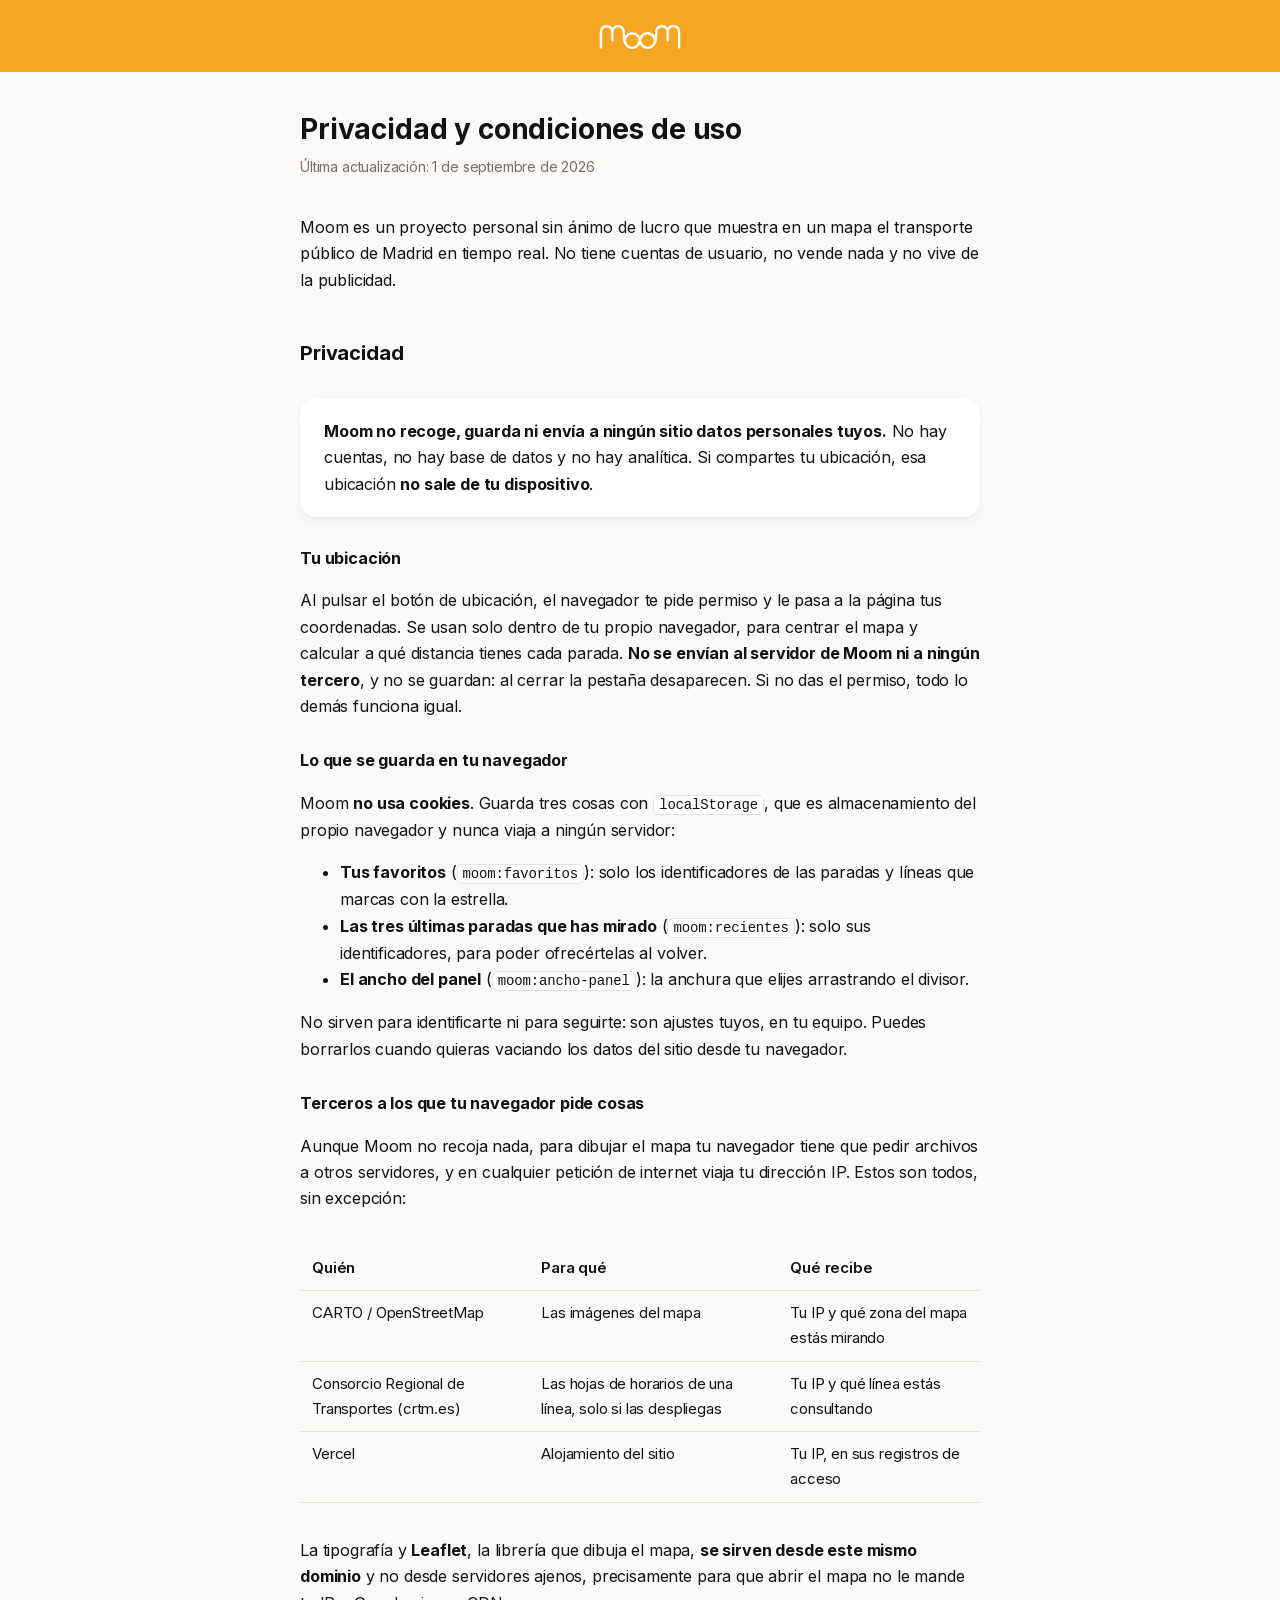
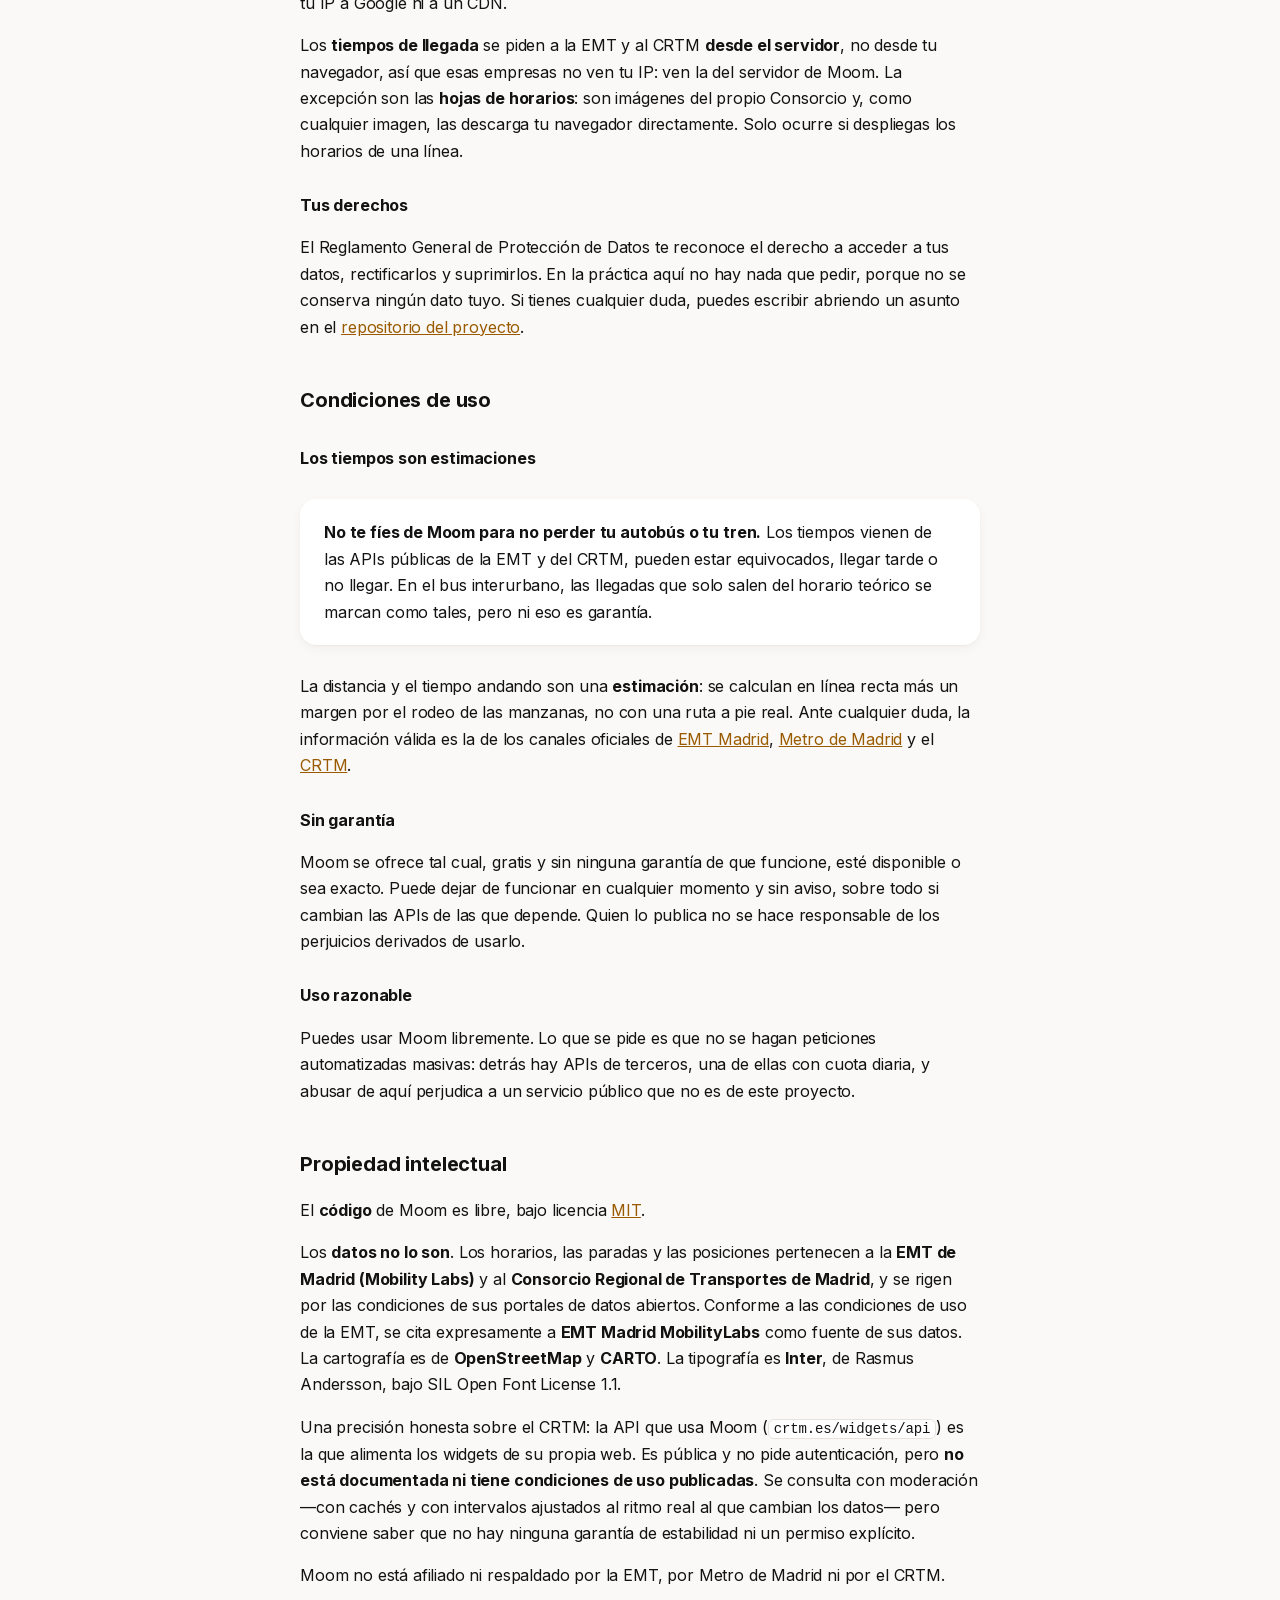
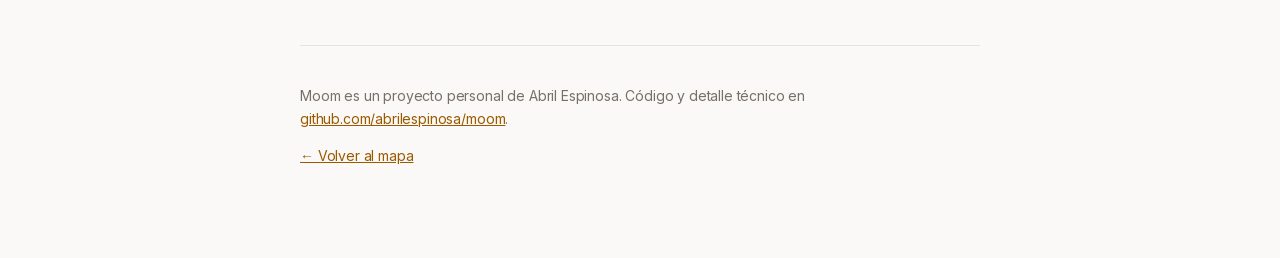
<file: frontend/privacidad.html>
<!DOCTYPE html>
<html lang="es">
<head>
  <meta charset="UTF-8" />
  <meta name="viewport" content="width=device-width, initial-scale=1" />

  <title>Privacidad y condiciones de uso — Moom</title>

  <link rel="stylesheet" href="tipografia.css" />
  <link rel="icon" type="image/svg+xml" href="assets/favicon.svg" />
  <link rel="icon" type="image/png" sizes="64x64" href="assets/favicon.png" />

  <!--
    Esta página no carga style.css a propósito. Ese archivo maqueta el body
    como un grid de panel + mapa y da por hecho que existe un mapa de Leaflet;
    aquí no hay ni una cosa ni la otra. Se repiten abajo los pocos colores que
    hacen falta, tomados de las variables de style.css, para que las dos
    páginas se parezcan sin que esta arrastre 34 KB que no usa.

    Si algún día cambia la paleta de marca, hay que tocarla en los dos sitios.
  -->
  <style>
    :root {
      --acento: #f5a623;
      --acento-texto: #9a5b00;
      --superficie: #ffffff;
      --fondo: #faf9f7;
      --borde: #e6e3de;
      --texto: #121212;
      --texto-suave: #767068;
      --sombra-sutil: 0 1px 2px rgba(18, 18, 18, 0.04),
        0 4px 12px rgba(18, 18, 18, 0.04);
    }

    body {
      margin: 0;
      padding: 0 20px 80px;
      background: var(--fondo);
      color: var(--texto);
      font-family: "Inter", -apple-system, "Segoe UI", Roboto, Arial, sans-serif;
      font-size: 16px;
      line-height: 1.65;
      letter-spacing: -0.01em;
      -webkit-font-smoothing: antialiased;
    }

    /* Medida de lectura: por encima de unos 70 caracteres por línea el ojo
       pierde el renglón al volver al margen izquierdo. */
    main {
      max-width: 680px;
      margin: 0 auto;
    }

    header {
      background: var(--acento);
      margin: 0 -20px 40px;
      padding: 22px 20px;
      text-align: center;
    }

    header img {
      height: 26px;
      vertical-align: middle;
    }

    h1 {
      font-size: 28px;
      line-height: 1.25;
      margin: 0 0 8px;
    }

    h2 {
      font-size: 20px;
      margin: 44px 0 12px;
    }

    h3 {
      font-size: 16px;
      margin: 28px 0 8px;
    }

    .actualizado {
      color: var(--texto-suave);
      font-size: 14px;
      margin: 0 0 36px;
    }

    /* Lo importante de toda la página, y por eso es lo único destacado. */
    .destacado {
      background: var(--superficie);
      border-radius: 16px;
      padding: 20px 24px;
      box-shadow: var(--sombra-sutil);
      margin: 28px 0;
    }

    table {
      width: 100%;
      border-collapse: collapse;
      margin: 18px 0;
      font-size: 15px;
    }

    /* La tabla de terceros no cabe en un móvil estrecho, así que se desplaza
       ella sola en vez de ensanchar la página entera. */
    .tabla-scroll {
      overflow-x: auto;
    }

    th,
    td {
      text-align: left;
      padding: 10px 12px;
      border-bottom: 1px solid var(--borde);
      vertical-align: top;
    }

    th {
      font-weight: 600;
      white-space: nowrap;
    }

    a {
      color: var(--acento-texto);
    }

    footer {
      margin-top: 56px;
      padding-top: 24px;
      border-top: 1px solid var(--borde);
      color: var(--texto-suave);
      font-size: 14px;
    }

    code {
      background: var(--superficie);
      border: 1px solid var(--borde);
      border-radius: 6px;
      padding: 1px 5px;
      font-size: 14px;
    }
  </style>
</head>

<body>
  <header>
    <a href="index.html"><img src="assets/logo.svg" alt="Moom" /></a>
  </header>

  <main>
    <h1>Privacidad y condiciones de uso</h1>
    <p class="actualizado">Última actualización: 1 de septiembre de 2026</p>

    <p>
      Moom es un proyecto personal sin ánimo de lucro que muestra en un mapa el
      transporte público de Madrid en tiempo real. No tiene cuentas de usuario,
      no vende nada y no vive de la publicidad.
    </p>

    <h2>Privacidad</h2>

    <div class="destacado">
      <p style="margin: 0">
        <strong>Moom no recoge, guarda ni envía a ningún sitio datos personales
        tuyos.</strong> No hay cuentas, no hay base de datos y no hay analítica.
        Si compartes tu ubicación, esa ubicación
        <strong>no sale de tu dispositivo</strong>.
      </p>
    </div>

    <h3>Tu ubicación</h3>
    <p>
      Al pulsar el botón de ubicación, el navegador te pide permiso y le pasa a
      la página tus coordenadas. Se usan solo dentro de tu propio navegador,
      para centrar el mapa y calcular a qué distancia tienes cada parada.
      <strong>No se envían al servidor de Moom ni a ningún tercero</strong>, y
      no se guardan: al cerrar la pestaña desaparecen. Si no das el permiso,
      todo lo demás funciona igual.
    </p>

    <h3>Lo que se guarda en tu navegador</h3>
    <p>
      Moom <strong>no usa cookies</strong>. Guarda tres cosas con
      <code>localStorage</code>, que es almacenamiento del propio navegador y
      nunca viaja a ningún servidor:
    </p>
    <ul>
      <li>
        <strong>Tus favoritos</strong> (<code>moom:favoritos</code>): solo los
        identificadores de las paradas y líneas que marcas con la estrella.
      </li>
      <li>
        <strong>Las tres últimas paradas que has mirado</strong>
        (<code>moom:recientes</code>): solo sus identificadores, para poder
        ofrecértelas al volver.
      </li>
      <li>
        <strong>El ancho del panel</strong> (<code>moom:ancho-panel</code>): la
        anchura que elijes arrastrando el divisor.
      </li>
    </ul>
    <p>
      No sirven para identificarte ni para seguirte: son ajustes tuyos, en tu
      equipo. Puedes borrarlos cuando quieras vaciando los datos del sitio
      desde tu navegador.
    </p>

    <h3>Terceros a los que tu navegador pide cosas</h3>
    <p>
      Aunque Moom no recoja nada, para dibujar el mapa tu navegador tiene que
      pedir archivos a otros servidores, y en cualquier petición de internet
      viaja tu dirección IP. Estos son todos, sin excepción:
    </p>

    <div class="tabla-scroll">
      <table>
        <thead>
          <tr>
            <th>Quién</th>
            <th>Para qué</th>
            <th>Qué recibe</th>
          </tr>
        </thead>
        <tbody>
          <tr>
            <td>CARTO / OpenStreetMap</td>
            <td>Las imágenes del mapa</td>
            <td>Tu IP y qué zona del mapa estás mirando</td>
          </tr>
          <tr>
            <td>Consorcio Regional de Transportes (crtm.es)</td>
            <td>Las hojas de horarios de una línea, solo si las despliegas</td>
            <td>Tu IP y qué línea estás consultando</td>
          </tr>
          <tr>
            <td>Vercel</td>
            <td>Alojamiento del sitio</td>
            <td>Tu IP, en sus registros de acceso</td>
          </tr>
        </tbody>
      </table>
    </div>

    <p>
      La tipografía y <strong>Leaflet</strong>, la librería que dibuja el mapa,
      <strong>se sirven desde este mismo dominio</strong> y no desde servidores
      ajenos, precisamente para que abrir el mapa no le mande tu IP a Google ni
      a un CDN.
    </p>
    <p>
      Los <strong>tiempos de llegada</strong> se piden a la EMT y al CRTM
      <strong>desde el servidor</strong>, no desde tu navegador, así que esas
      empresas no ven tu IP: ven la del servidor de Moom. La excepción son
      las <strong>hojas de horarios</strong>: son imágenes del propio
      Consorcio y, como cualquier imagen, las descarga tu navegador
      directamente. Solo ocurre si despliegas los horarios de una línea.
    </p>

    <h3>Tus derechos</h3>
    <p>
      El Reglamento General de Protección de Datos te reconoce el derecho a
      acceder a tus datos, rectificarlos y suprimirlos. En la práctica aquí no
      hay nada que pedir, porque no se conserva ningún dato tuyo. Si tienes
      cualquier duda, puedes escribir abriendo un asunto en el
      <a href="https://github.com/abrilespinosa/moom">repositorio del proyecto</a>.
    </p>

    <h2>Condiciones de uso</h2>

    <h3>Los tiempos son estimaciones</h3>
    <div class="destacado">
      <p style="margin: 0">
        <strong>No te fíes de Moom para no perder tu autobús o tu tren.</strong>
        Los tiempos vienen de las APIs públicas de la EMT y del CRTM, pueden
        estar equivocados, llegar tarde o no llegar. En el bus interurbano, las
        llegadas que solo salen del horario teórico se marcan como tales, pero
        ni eso es garantía.
      </p>
    </div>
    <p>
      La distancia y el tiempo andando son una <strong>estimación</strong>: se
      calculan en línea recta más un margen por el rodeo de las manzanas, no
      con una ruta a pie real. Ante cualquier duda, la información válida es la
      de los canales oficiales de
      <a href="https://www.emtmadrid.es">EMT Madrid</a>,
      <a href="https://www.metromadrid.es">Metro de Madrid</a> y el
      <a href="https://www.crtm.es">CRTM</a>.
    </p>

    <h3>Sin garantía</h3>
    <p>
      Moom se ofrece tal cual, gratis y sin ninguna garantía de que funcione,
      esté disponible o sea exacto. Puede dejar de funcionar en cualquier
      momento y sin aviso, sobre todo si cambian las APIs de las que depende.
      Quien lo publica no se hace responsable de los perjuicios derivados de
      usarlo.
    </p>

    <h3>Uso razonable</h3>
    <p>
      Puedes usar Moom libremente. Lo que se pide es que no se hagan peticiones
      automatizadas masivas: detrás hay APIs de terceros, una de ellas con
      cuota diaria, y abusar de aquí perjudica a un servicio público que no es
      de este proyecto.
    </p>

    <h2>Propiedad intelectual</h2>
    <p>
      El <strong>código</strong> de Moom es libre, bajo licencia
      <a href="https://github.com/abrilespinosa/moom/blob/main/LICENSE">MIT</a>.
    </p>
    <p>
      Los <strong>datos no lo son</strong>. Los horarios, las paradas y las
      posiciones pertenecen a la
      <strong>EMT de Madrid (Mobility Labs)</strong> y al
      <strong>Consorcio Regional de Transportes de Madrid</strong>, y se rigen
      por las condiciones de sus portales de datos abiertos. Conforme a las
      condiciones de uso de la EMT, se cita expresamente a
      <strong>EMT Madrid MobilityLabs</strong> como fuente de sus datos. La
      cartografía es de <strong>OpenStreetMap</strong> y
      <strong>CARTO</strong>. La tipografía es
      <strong>Inter</strong>, de Rasmus Andersson, bajo SIL Open Font License
      1.1.
    </p>
    <p>
      Una precisión honesta sobre el CRTM: la API que usa Moom
      (<code>crtm.es/widgets/api</code>) es la que alimenta los widgets de su
      propia web. Es pública y no pide autenticación, pero
      <strong>no está documentada ni tiene condiciones de uso publicadas</strong>.
      Se consulta con moderación —con cachés y con intervalos ajustados al
      ritmo real al que cambian los datos— pero conviene saber que no hay
      ninguna garantía de estabilidad ni un permiso explícito.
    </p>
    <p>
      Moom no está afiliado ni respaldado por la EMT, por Metro de Madrid ni
      por el CRTM.
    </p>

    <footer>
      <p>
        Moom es un proyecto personal de Abril Espinosa. Código y detalle
        técnico en
        <a href="https://github.com/abrilespinosa/moom">github.com/abrilespinosa/moom</a>.
      </p>
      <p><a href="index.html">← Volver al mapa</a></p>
    </footer>
  </main>
</body>
</html>
</file>
<file: frontend/tipografia.css>
/* --- INTER, SERVIDA DESDE AQUÍ ---

   Antes se pedía a fonts.googleapis.com. Se trajo al proyecto por privacidad:
   cada visita enviaba la dirección IP de esa persona a los servidores de
   Google sin que hubiera forma de evitarlo ni motivo para hacerlo. Hay
   jurisprudencia europea concreta sobre esto (el tribunal regional de Múnich
   condenó en 2022 por exactamente este caso), y el arreglo es simplemente
   servir los archivos uno mismo.

   Inter está publicada bajo la SIL Open Font License 1.1, que permite
   redistribuirla. La licencia va al lado de los archivos, en
   assets/fuentes/OFL.txt, porque la propia OFL exige que los acompañe.

   Va en su propio archivo, y no dentro de style.css, para que las páginas que
   no cargan la interfaz del mapa (privacidad.html) puedan usar la tipografía
   sin arrastrar 34 KB de maquetación que no les sirve de nada.

   DOS archivos y no seis: Google sirve Inter como fuente VARIABLE, así que el
   mismo woff2 vale para todos los grosores. Se comprobó bajando los tres pesos
   por separado y viendo que los tres tenían el mismo MD5. De ahí el
   "font-weight: 100 900": no es un grosor concreto, es el rango que el archivo
   sabe generar. Bajarlos por separado eran 391 KB para servir 132. */

@font-face {
  font-family: "Inter";
  font-style: normal;
  font-weight: 100 900;
  /* swap: se ve el texto con la fuente del sistema mientras Inter carga, en
     lugar de dejar huecos en blanco. Es el mismo comportamiento que se pedía
     antes con &display=swap en la URL de Google. */
  font-display: swap;
  src: url("assets/fuentes/inter-latin.woff2") format("woff2");
  unicode-range: U+0000-00FF, U+0131, U+0152-0153, U+02BB-02BC, U+02C6, U+02DA,
    U+02DC, U+0304, U+0308, U+0329, U+2000-206F, U+20AC, U+2122, U+2191, U+2193,
    U+2212, U+2215, U+FEFF, U+FFFD;
}

/* El segundo subconjunto solo se descarga si aparece algún carácter suyo. Se
   conserva porque los nombres de parada del GTFS traen alguna rareza, pero la
   inmensa mayoría de las visitas no llegarán a pedirlo.

   No se bajan los subconjuntos cirílico, griego ni vietnamita: la interfaz
   está en español y el callejero de Madrid no los usa, así que serían otros
   250 KB para caracteres que no se van a pintar nunca. */
@font-face {
  font-family: "Inter";
  font-style: normal;
  font-weight: 100 900;
  font-display: swap;
  src: url("assets/fuentes/inter-latin-ext.woff2") format("woff2");
  unicode-range: U+0100-02BA, U+02BD-02C5, U+02C7-02CC, U+02CE-02D7,
    U+02DD-02FF, U+0304, U+0308, U+0329, U+1D00-1DBF, U+1E00-1E9F, U+1EF2-1EFF,
    U+2020, U+20A0-20AB, U+20AD-20C0, U+2113, U+2C60-2C7F, U+A720-A7FF;
}
</file>
